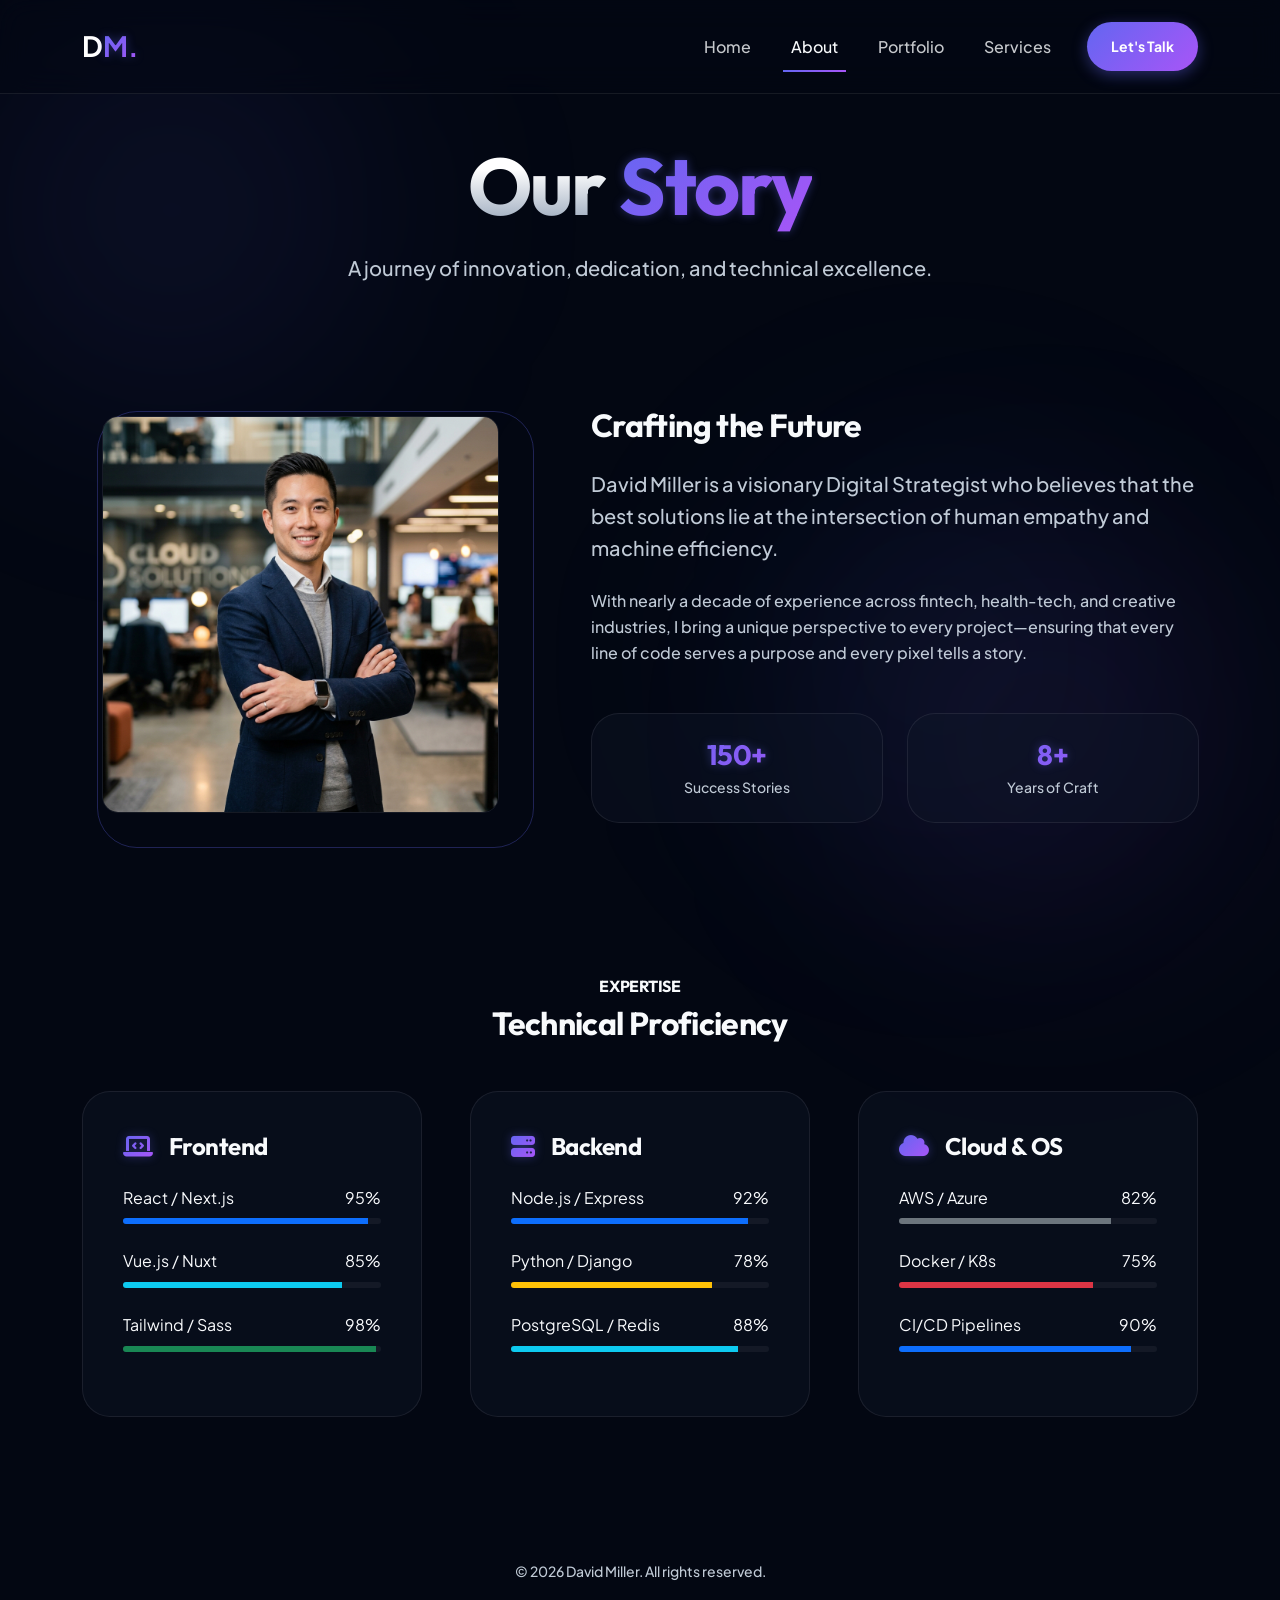
<file: about.html>
<!DOCTYPE html>
<html lang="en">
<head>
    <meta charset="UTF-8">
    <meta name="viewport" content="width=device-width, initial-scale=1.0">
    <title>Our Story | David Miller</title>
    <!-- Bootstrap CSS -->
    <link href="https://cdn.jsdelivr.net/npm/bootstrap@5.3.0/dist/css/bootstrap.min.css" rel="stylesheet">
    <!-- Font Awesome -->
    <link rel="stylesheet" href="https://cdnjs.cloudflare.com/ajax/libs/font-awesome/6.4.0/css/all.min.css">
    <!-- Custom CSS -->
    <link rel="stylesheet" href="css/style.css">
</head>
<body>

    <!-- Background Blobs -->
    <div class="bg-blob blob-1"></div>
    <div class="bg-blob blob-2"></div>
    <div class="bg-blob blob-3"></div>

    <!-- Header / Navbar -->
    <nav class="navbar navbar-expand-lg fixed-top scrolled">
        <div class="container">
            <a class="navbar-brand fw-bold text-white fs-3" href="index.html">D<span class="highlight-text">M.</span></a>
            <button class="navbar-toggler border-0 shadow-none text-white" type="button" data-bs-toggle="collapse" data-bs-target="#navbarNav">
                <i class="fas fa-bars"></i>
            </button>
            <div class="collapse navbar-collapse" id="navbarNav">
                <ul class="navbar-nav ms-auto align-items-center">
                    <li class="nav-item"><a class="nav-link" href="index.html">Home</a></li>
                    <li class="nav-item"><a class="nav-link active" href="about.html">About</a></li>
                    <li class="nav-item"><a class="nav-link" href="portfolio.html">Portfolio</a></li>
                    <li class="nav-item"><a class="nav-link" href="services.html">Services</a></li>
                    <li class="nav-item ms-lg-3"><a href="contact.html" class="btn btn-primary-custom btn-sm px-4">Let's Talk</a></li>
                </ul>
            </div>
        </div>
    </nav>

    <!-- Page Title Section -->
    <section class="py-5 mt-5 text-center">
        <div class="container mt-5">
            <h1 class="display-3 fw-bold hero-title">Our <span class="highlight-text">Story</span></h1>
            <p class="text-muted lead px-lg-5">A journey of innovation, dedication, and technical excellence.</p>
        </div>
    </section>

    <!-- Personal Biography -->
    <section class="py-5">
        <div class="container">
            <div class="row align-items-center g-5">
                <div class="col-lg-5">
                    <div class="image-frame">
                        <img src="assets/profile.png" alt="Biography" class="img-fluid rounded-4 grayscale-image" style="border: 1px solid var(--border-color)">
                    </div>
                </div>
                <div class="col-lg-7 ps-lg-5">
                    <h2 class="section-title mb-4">Crafting the Future</h2>
                    <p class="text-muted mb-4 fs-5">David Miller is a visionary Digital Strategist who believes that the best solutions lie at the intersection of human empathy and machine efficiency.</p>
                    <p class="text-muted mb-5">With nearly a decade of experience across fintech, health-tech, and creative industries, I bring a unique perspective to every project—ensuring that every line of code serves a purpose and every pixel tells a story.</p>
                    <div class="row g-4 text-center">
                        <div class="col-6">
                            <div class="glass-card py-4">
                                <h3 class="fw-bold mb-1 highlight-text">150+</h3>
                                <p class="small text-muted mb-0">Success Stories</p>
                            </div>
                        </div>
                        <div class="col-6">
                            <div class="glass-card py-4">
                                <h3 class="fw-bold mb-1 highlight-text">8+</h3>
                                <p class="small text-muted mb-0">Years of Craft</p>
                            </div>
                        </div>
                    </div>
                </div>
            </div>
        </div>
    </section>

    <!-- Skill Section with Progress Circles -->
    <section class="py-5 my-5">
        <div class="container">
            <div class="text-center mb-5">
                <h6 class="text-primary-custom fw-bold">EXPERTISE</h6>
                <h2 class="section-title">Technical Proficiency</h2>
            </div>
            <div class="row g-5">
                <!-- Frontend Development -->
                <div class="col-lg-4">
                    <div class="glass-card h-100">
                        <h4 class="mb-4"><i class="fas fa-laptop-code me-3 highlight-text"></i>Frontend</h4>
                        <div class="mb-4">
                            <label class="d-flex justify-content-between mb-2"><span>React / Next.js</span> <span>95%</span></label>
                            <div class="progress" style="height: 6px; background: rgba(255,255,255,0.05)">
                                <div class="progress-bar bg-primary" style="width: 95%"></div>
                            </div>
                        </div>
                        <div class="mb-4">
                            <label class="d-flex justify-content-between mb-2"><span>Vue.js / Nuxt</span> <span>85%</span></label>
                            <div class="progress" style="height: 6px; background: rgba(255,255,255,0.05)">
                                <div class="progress-bar bg-info" style="width: 85%"></div>
                            </div>
                        </div>
                        <div class="mb-4">
                            <label class="d-flex justify-content-between mb-2"><span>Tailwind / Sass</span> <span>98%</span></label>
                            <div class="progress" style="height: 6px; background: rgba(255,255,255,0.05)">
                                <div class="progress-bar bg-success" style="width: 98%"></div>
                            </div>
                        </div>
                    </div>
                </div>
                <!-- Backend Development -->
                <div class="col-lg-4">
                    <div class="glass-card h-100">
                        <h4 class="mb-4"><i class="fas fa-server me-3 highlight-text"></i>Backend</h4>
                        <div class="mb-4">
                            <label class="d-flex justify-content-between mb-2"><span>Node.js / Express</span> <span>92%</span></label>
                            <div class="progress" style="height: 6px; background: rgba(255,255,255,0.05)">
                                <div class="progress-bar bg-primary" style="width: 92%"></div>
                            </div>
                        </div>
                        <div class="mb-4">
                            <label class="d-flex justify-content-between mb-2"><span>Python / Django</span> <span>78%</span></label>
                            <div class="progress" style="height: 6px; background: rgba(255,255,255,0.05)">
                                <div class="progress-bar bg-warning" style="width: 78%"></div>
                            </div>
                        </div>
                        <div class="mb-4">
                            <label class="d-flex justify-content-between mb-2"><span>PostgreSQL / Redis</span> <span>88%</span></label>
                            <div class="progress" style="height: 6px; background: rgba(255,255,255,0.05)">
                                <div class="progress-bar bg-info" style="width: 88%"></div>
                            </div>
                        </div>
                    </div>
                </div>
                <!-- Devops & Cloud -->
                <div class="col-lg-4">
                    <div class="glass-card h-100">
                        <h4 class="mb-4"><i class="fas fa-cloud me-3 highlight-text"></i>Cloud & OS</h4>
                        <div class="mb-4">
                            <label class="d-flex justify-content-between mb-2"><span>AWS / Azure</span> <span>82%</span></label>
                            <div class="progress" style="height: 6px; background: rgba(255,255,255,0.05)">
                                <div class="progress-bar bg-secondary" style="width: 82%"></div>
                            </div>
                        </div>
                        <div class="mb-4">
                            <label class="d-flex justify-content-between mb-2"><span>Docker / K8s</span> <span>75%</span></label>
                            <div class="progress" style="height: 6px; background: rgba(255,255,255,0.05)">
                                <div class="progress-bar bg-danger" style="width: 75%"></div>
                            </div>
                        </div>
                        <div class="mb-4">
                            <label class="d-flex justify-content-between mb-2"><span>CI/CD Pipelines</span> <span>90%</span></label>
                            <div class="progress" style="height: 6px; background: rgba(255,255,255,0.05)">
                                <div class="progress-bar bg-primary" style="width: 90%"></div>
                            </div>
                        </div>
                    </div>
                </div>
            </div>
        </div>
    </section>

    <!-- Footer -->
    <footer class="text-center py-5">
        <div class="container">
            <p class="text-muted small">© 2026 David Miller. All rights reserved.</p>
        </div>
    </footer>

    <script src="https://cdn.jsdelivr.net/npm/bootstrap@5.3.0/dist/js/bootstrap.bundle.min.js"></script>
    <script src="js/main.js"></script>
</body>
</html>
</file>
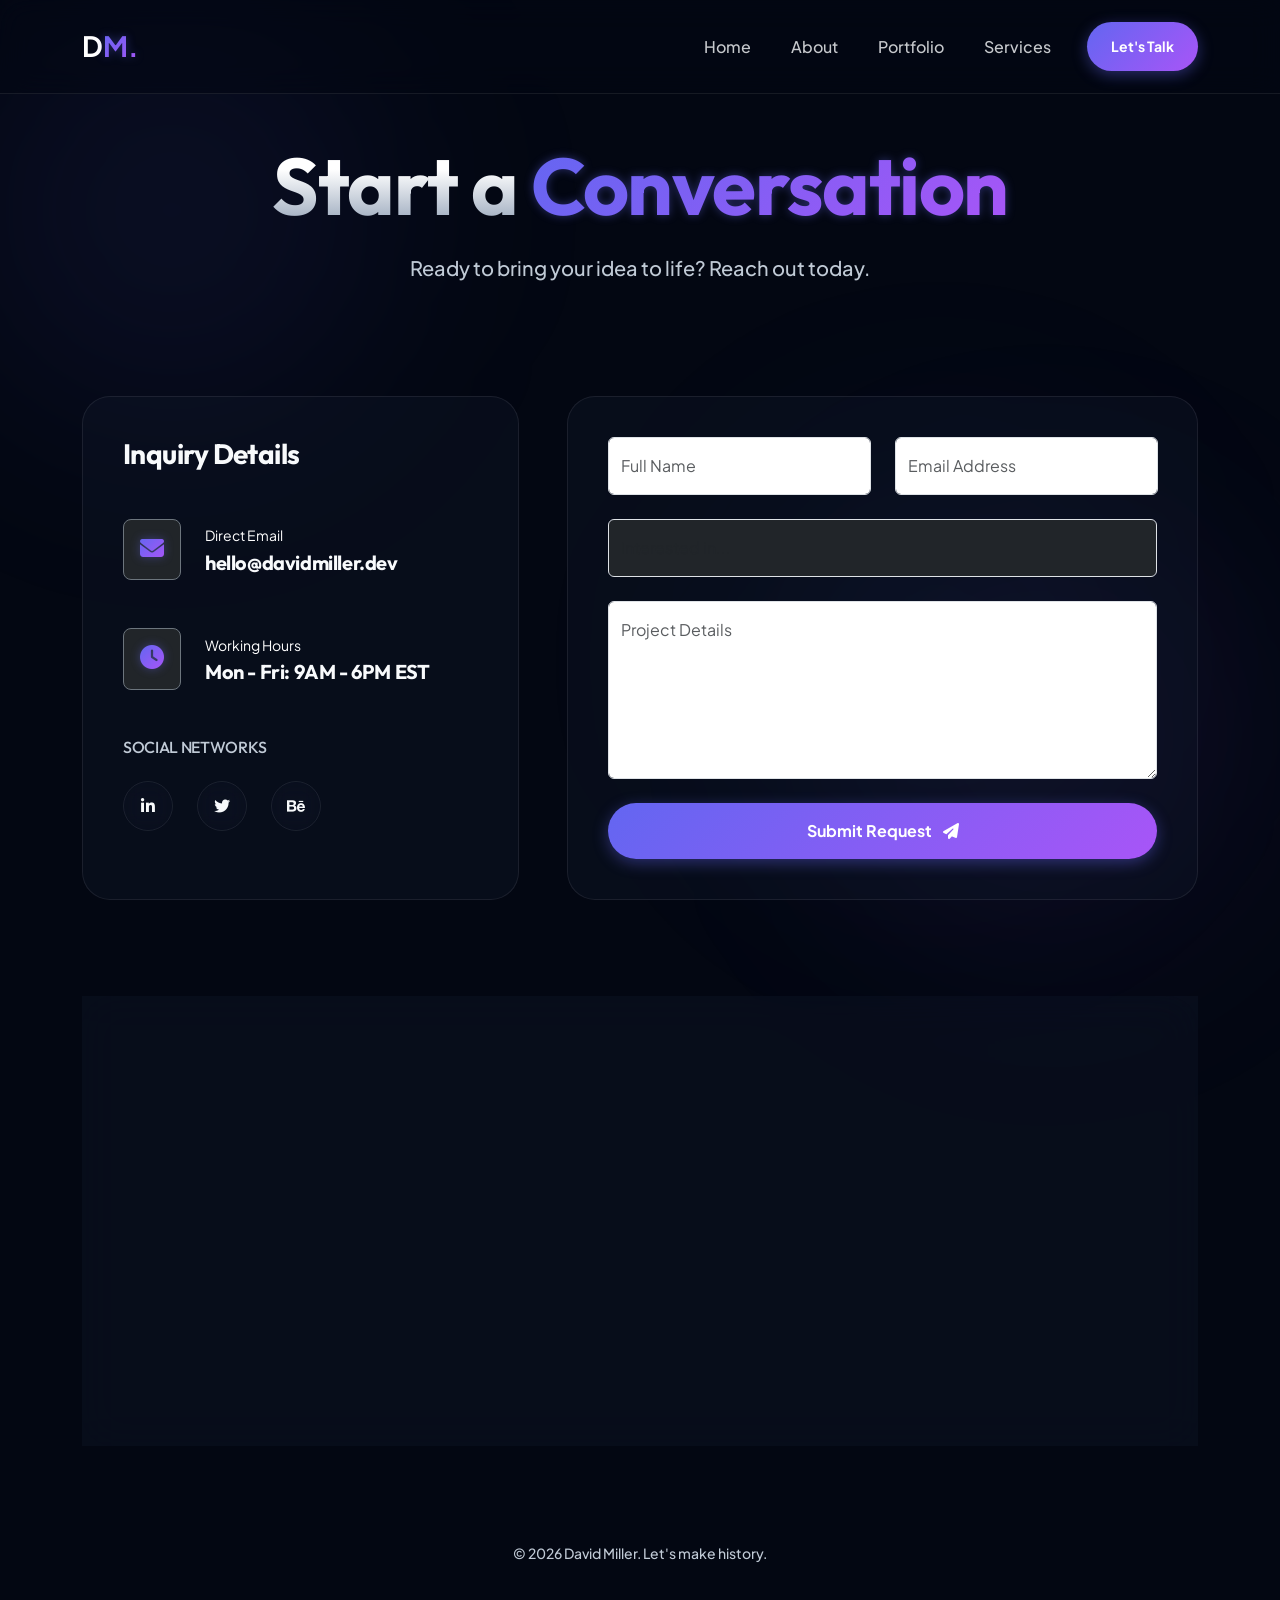
<file: contact.html>
<!DOCTYPE html>
<html lang="en">
<head>
    <meta charset="UTF-8">
    <meta name="viewport" content="width=device-width, initial-scale=1.0">
    <title>Contact Us | David Miller</title>
    <!-- Bootstrap CSS -->
    <link href="https://cdn.jsdelivr.net/npm/bootstrap@5.3.0/dist/css/bootstrap.min.css" rel="stylesheet">
    <!-- Font Awesome -->
    <link rel="stylesheet" href="https://cdnjs.cloudflare.com/ajax/libs/font-awesome/6.4.0/css/all.min.css">
    <!-- Custom CSS -->
    <link rel="stylesheet" href="css/style.css">
</head>
<body>

    <!-- Background Blobs -->
    <div class="bg-blob blob-1"></div>
    <div class="bg-blob blob-2"></div>
    <div class="bg-blob blob-3"></div>

    <!-- Header / Navbar -->
    <nav class="navbar navbar-expand-lg fixed-top scrolled">
        <div class="container">
            <a class="navbar-brand fw-bold text-white fs-3" href="index.html">D<span class="highlight-text">M.</span></a>
            <button class="navbar-toggler border-0 shadow-none text-white" type="button" data-bs-toggle="collapse" data-bs-target="#navbarNav">
                <i class="fas fa-bars"></i>
            </button>
            <div class="collapse navbar-collapse" id="navbarNav">
                <ul class="navbar-nav ms-auto align-items-center">
                    <li class="nav-item"><a class="nav-link" href="index.html">Home</a></li>
                    <li class="nav-item"><a class="nav-link" href="about.html">About</a></li>
                    <li class="nav-item"><a class="nav-link" href="portfolio.html">Portfolio</a></li>
                    <li class="nav-item"><a class="nav-link" href="services.html">Services</a></li>
                    <li class="nav-item ms-lg-3"><a href="contact.html" class="btn btn-primary-custom btn-sm px-4">Let's Talk</a></li>
                </ul>
            </div>
        </div>
    </nav>

    <!-- Page Title Section -->
    <section class="py-5 mt-5 text-center">
        <div class="container mt-5">
            <h1 class="display-3 fw-bold hero-title">Start a <span class="highlight-text">Conversation</span></h1>
            <p class="text-muted lead">Ready to bring your idea to life? Reach out today.</p>
        </div>
    </section>

    <!-- Contact Section -->
    <section class="py-5">
        <div class="container">
            <div class="row g-5">
                <div class="col-lg-5">
                    <div class="glass-card h-100">
                        <h3 class="mb-5">Inquiry Details</h3>
                        <div class="d-flex align-items-center mb-5">
                            <div class="p-3 bg-dark rounded-3 border border-secondary me-4">
                                <i class="fas fa-envelope highlight-text fs-4"></i>
                            </div>
                            <div>
                                <p class="text-white small mb-1">Direct Email</p>
                                <h5 class="mb-0">hello@davidmiller.dev</h5>
                            </div>
                        </div>
                        <div class="d-flex align-items-center mb-5">
                            <div class="p-3 bg-dark rounded-3 border border-secondary me-4">
                                <i class="fas fa-clock highlight-text fs-4"></i>
                            </div>
                            <div>
                                <p class="text-white small mb-1">Working Hours</p>
                                <h5 class="mb-0">Mon - Fri: 9AM - 6PM EST</h5>
                            </div>
                        </div>
                        <div class="mt-auto">
                            <h6 class="text-muted mb-4">SOCIAL NETWORKS</h6>
                            <div class="d-flex gap-4">
                                <a href="#" class="btn btn-outline-custom p-0 rounded-circle d-flex align-items-center justify-content-center" style="width: 50px; height: 50px"><i class="fab fa-linkedin-in"></i></a>
                                <a href="#" class="btn btn-outline-custom p-0 rounded-circle d-flex align-items-center justify-content-center" style="width: 50px; height: 50px"><i class="fab fa-twitter"></i></a>
                                <a href="#" class="btn btn-outline-custom p-0 rounded-circle d-flex align-items-center justify-content-center" style="width: 50px; height: 50px"><i class="fab fa-behance"></i></a>
                            </div>
                        </div>
                    </div>
                </div>
                <div class="col-lg-7">
                    <div class="glass-card">
                        <form id="contactForm">
                            <div class="row g-4">
                                <div class="col-md-6">
                                    <input type="text" class="form-control py-3" placeholder="Full Name" required>
                                </div>
                                <div class="col-md-6">
                                    <input type="email" class="form-control py-3" placeholder="Email Address" required>
                                </div>
                                <div class="col-12">
                                    <select class="form-control py-3 bg-dark">
                                        <option selected>Interested in...</option>
                                        <option>Web Development</option>
                                        <option>UI/UX Strategy</option>
                                        <option>AI Solutions</option>
                                    </select>
                                </div>
                                <div class="col-12">
                                    <textarea class="form-control py-3" rows="6" placeholder="Project Details"></textarea>
                                </div>
                                <div class="col-12">
                                    <button type="submit" class="btn btn-primary-custom w-100 py-3">Submit Request <i class="fas fa-paper-plane ms-2"></i></button>
                                </div>
                            </div>
                        </form>
                    </div>
                </div>
            </div>
        </div>
    </section>
    
    <!-- Map -->
    <section class="py-5">
        <div class="container">
            <div class="glass-card p-0 overflow-hidden" style="height: 450px; border-radius: 32px">
                <iframe src="https://www.google.com/maps/embed?pb=!1m18!1m12!1m3!1d3153.019297802035!2d-122.40140702344!3d37.78910357198254!2m3!1f0!2f0!3f0!3m2!1i1024!2i768!4f13.1!3m3!1m2!1s0x80858064971f1f51%3A0xc6a8276f7c7eb5f0!2sMarket%20St%2C%20San%20Francisco%2C%20CA!5e0!3m2!1sen!2sus!4v1700000000000!5m2!1sen!2sus" width="100%" height="100%" style="border:0;" allowfullscreen="" loading="lazy" referrerpolicy="no-referrer-when-downgrade"></iframe>
            </div>
        </div>
    </section>

    <!-- Footer -->
    <footer class="text-center py-5">
        <div class="container">
            <p class="text-muted small">© 2026 David Miller. Let's make history.</p>
        </div>
    </footer>

    <script src="https://cdn.jsdelivr.net/npm/bootstrap@5.3.0/dist/js/bootstrap.bundle.min.js"></script>
    <script src="js/main.js"></script>
    <script>
        document.getElementById('contactForm').addEventListener('submit', function(e) {
            e.preventDefault();
            alert('Your request has been sent! We will contact you shortly.');
            this.reset();
        });
    </script>
</body>
</html>
</file>
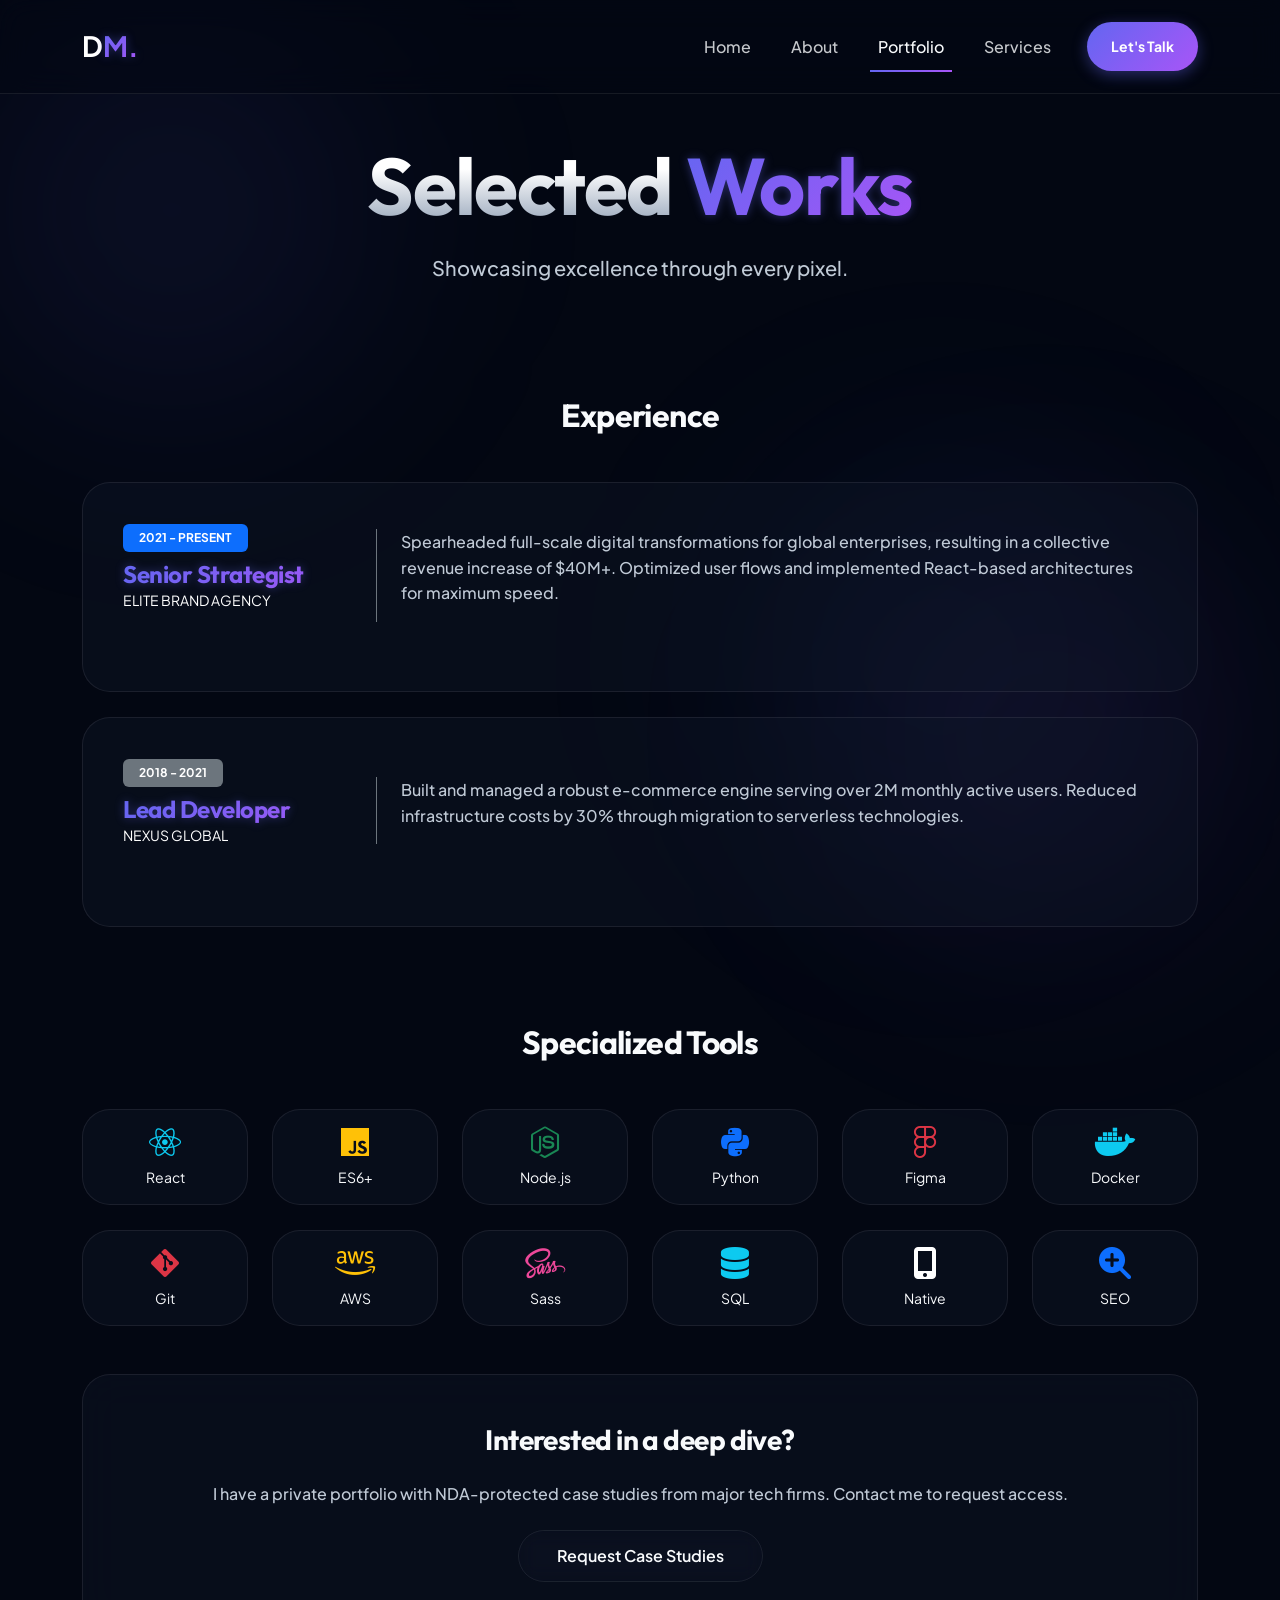
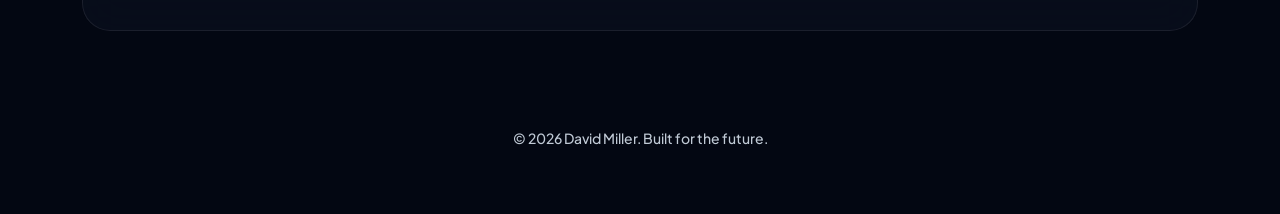
<file: portfolio.html>
<!DOCTYPE html>
<html lang="en">
<head>
    <meta charset="UTF-8">
    <meta name="viewport" content="width=device-width, initial-scale=1.0">
    <title>Work Portfolio | David Miller</title>
    <!-- Bootstrap CSS -->
    <link href="https://cdn.jsdelivr.net/npm/bootstrap@5.3.0/dist/css/bootstrap.min.css" rel="stylesheet">
    <!-- Font Awesome -->
    <link rel="stylesheet" href="https://cdnjs.cloudflare.com/ajax/libs/font-awesome/6.4.0/css/all.min.css">
    <!-- Custom CSS -->
    <link rel="stylesheet" href="css/style.css">
</head>
<body>

    <!-- Background Blobs -->
    <div class="bg-blob blob-1"></div>
    <div class="bg-blob blob-2"></div>
    <div class="bg-blob blob-3"></div>

    <!-- Header / Navbar -->
    <nav class="navbar navbar-expand-lg fixed-top scrolled">
        <div class="container">
            <a class="navbar-brand fw-bold text-white fs-3" href="index.html">D<span class="highlight-text">M.</span></a>
            <button class="navbar-toggler border-0 shadow-none text-white" type="button" data-bs-toggle="collapse" data-bs-target="#navbarNav">
                <i class="fas fa-bars"></i>
            </button>
            <div class="collapse navbar-collapse" id="navbarNav">
                <ul class="navbar-nav ms-auto align-items-center">
                    <li class="nav-item"><a class="nav-link" href="index.html">Home</a></li>
                    <li class="nav-item"><a class="nav-link" href="about.html">About</a></li>
                    <li class="nav-item"><a class="nav-link active" href="portfolio.html">Portfolio</a></li>
                    <li class="nav-item"><a class="nav-link" href="services.html">Services</a></li>
                    <li class="nav-item ms-lg-3"><a href="contact.html" class="btn btn-primary-custom btn-sm px-4">Let's Talk</a></li>
                </ul>
            </div>
        </div>
    </nav>

    <!-- Page Title Section -->
    <section class="py-5 mt-5 text-center">
        <div class="container mt-5">
            <h1 class="display-3 fw-bold hero-title">Selected <span class="highlight-text">Works</span></h1>
            <p class="text-muted lead">Showcasing excellence through every pixel.</p>
        </div>
    </section>

    <!-- Professional Experience Timeline -->
    <section class="py-5">
        <div class="container">
            <h2 class="section-title mb-5 text-center">Experience</h2>
            <div class="row g-4">
                <div class="col-12">
                    <div class="glass-card mb-4">
                        <div class="row align-items-center">
                            <div class="col-md-3">
                                <span class="badge bg-primary px-3 py-2 mb-2">2021 - PRESENT</span>
                                <h4 class="highlight-text mb-0">Senior Strategist</h4>
                                <p class="text-white small">ELITE BRAND AGENCY</p>
                            </div>
                            <div class="col-md-9 border-start border-secondary ps-md-4">
                                <p class="text-muted">Spearheaded full-scale digital transformations for global enterprises, resulting in a collective revenue increase of $40M+. Optimized user flows and implemented React-based architectures for maximum speed.</p>
                            </div>
                        </div>
                    </div>
                </div>
                <div class="col-12">
                    <div class="glass-card mb-4">
                        <div class="row align-items-center">
                            <div class="col-md-3">
                                <span class="badge bg-secondary px-3 py-2 mb-2">2018 - 2021</span>
                                <h4 class="highlight-text mb-0">Lead Developer</h4>
                                <p class="text-white small">NEXUS GLOBAL</p>
                            </div>
                            <div class="col-md-9 border-start border-secondary ps-md-4">
                                <p class="text-muted">Built and managed a robust e-commerce engine serving over 2M monthly active users. Reduced infrastructure costs by 30% through migration to serverless technologies.</p>
                            </div>
                        </div>
                    </div>
                </div>
            </div>
        </div>
    </section>

    <!-- Project Showcase -->
    <section class="py-5">
        <div class="container">
            <h2 class="section-title mb-5 text-center">Specialized Tools</h2>
            <div class="row g-4 text-center mb-5">
                <div class="col-md-2 col-4">
                    <div class="glass-card py-3">
                        <i class="fab fa-react fa-2x mb-2 text-info"></i>
                        <p class="small mb-0">React</p>
                    </div>
                </div>
                <div class="col-md-2 col-4">
                    <div class="glass-card py-3">
                        <i class="fab fa-js fa-2x mb-2 text-warning"></i>
                        <p class="small mb-0">ES6+</p>
                    </div>
                </div>
                <div class="col-md-2 col-4">
                    <div class="glass-card py-3">
                        <i class="fab fa-node-js fa-2x mb-2 text-success"></i>
                        <p class="small mb-0">Node.js</p>
                    </div>
                </div>
                <div class="col-md-2 col-4">
                    <div class="glass-card py-3">
                        <i class="fab fa-python fa-2x mb-2 text-primary border-primary"></i>
                        <p class="small mb-0">Python</p>
                    </div>
                </div>
                <div class="col-md-2 col-4">
                    <div class="glass-card py-3">
                        <i class="fab fa-figma fa-2x mb-2 text-danger"></i>
                        <p class="small mb-0">Figma</p>
                    </div>
                </div>
                <div class="col-md-2 col-4">
                    <div class="glass-card py-3">
                        <i class="fab fa-docker fa-2x mb-2 text-info"></i>
                        <p class="small mb-0">Docker</p>
                    </div>
                </div>
                <div class="col-md-2 col-4">
                    <div class="glass-card py-3">
                        <i class="fab fa-git-alt fa-2x mb-2 text-danger"></i>
                        <p class="small mb-0">Git</p>
                    </div>
                </div>
                <div class="col-md-2 col-4">
                    <div class="glass-card py-3">
                        <i class="fab fa-aws fa-2x mb-2 text-warning"></i>
                        <p class="small mb-0">AWS</p>
                    </div>
                </div>
                <div class="col-md-2 col-4">
                    <div class="glass-card py-3">
                        <i class="fab fa-sass fa-2x mb-2 text-pink" style="color:#ec4899"></i>
                        <p class="small mb-0">Sass</p>
                    </div>
                </div>
                <div class="col-md-2 col-4">
                    <div class="glass-card py-3">
                        <i class="fas fa-database fa-2x mb-2 text-info"></i>
                        <p class="small mb-0">SQL</p>
                    </div>
                </div>
                <div class="col-md-2 col-4">
                    <div class="glass-card py-3">
                        <i class="fas fa-mobile-alt fa-2x mb-2 text-white"></i>
                        <p class="small mb-0">Native</p>
                    </div>
                </div>
                <div class="col-md-2 col-4">
                    <div class="glass-card py-3">
                        <i class="fas fa-search-plus fa-2x mb-2 text-primary"></i>
                        <p class="small mb-0">SEO</p>
                    </div>
                </div>
            </div>
            
            <div class="glass-card p-5 text-center mt-5">
                <h3 class="mb-4">Interested in a deep dive?</h3>
                <p class="text-muted mb-4">I have a private portfolio with NDA-protected case studies from major tech firms. Contact me to request access.</p>
                <a href="contact.html" class="btn btn-outline-custom">Request Case Studies</a>
            </div>
        </div>
    </section>

    <!-- Footer -->
    <footer class="text-center py-5">
        <div class="container">
            <p class="text-muted small">© 2026 David Miller. Built for the future.</p>
        </div>
    </footer>

    <script src="https://cdn.jsdelivr.net/npm/bootstrap@5.3.0/dist/js/bootstrap.bundle.min.js"></script>
    <script src="js/main.js"></script>
</body>
</html>
</file>
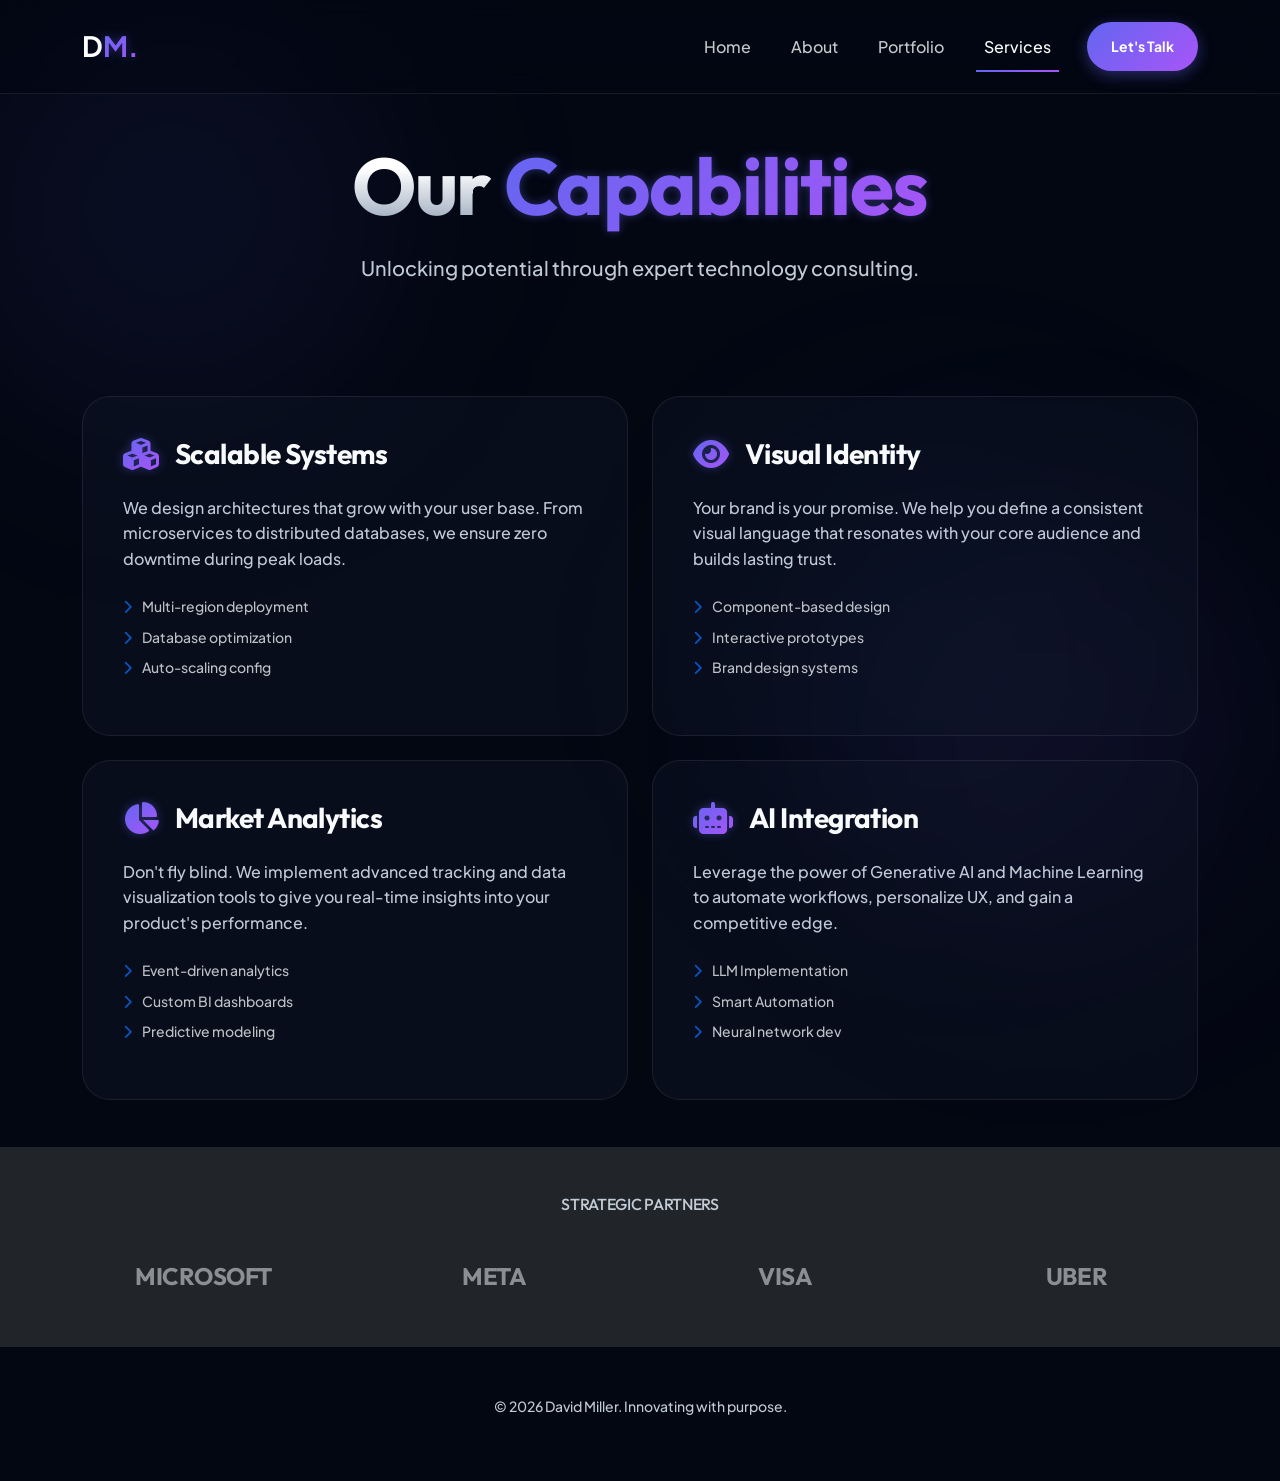
<file: services.html>
<!DOCTYPE html>
<html lang="en">
<head>
    <meta charset="UTF-8">
    <meta name="viewport" content="width=device-width, initial-scale=1.0">
    <title>Services | David Miller</title>
    <!-- Bootstrap CSS -->
    <link href="https://cdn.jsdelivr.net/npm/bootstrap@5.3.0/dist/css/bootstrap.min.css" rel="stylesheet">
    <!-- Font Awesome -->
    <link rel="stylesheet" href="https://cdnjs.cloudflare.com/ajax/libs/font-awesome/6.4.0/css/all.min.css">
    <!-- Custom CSS -->
    <link rel="stylesheet" href="css/style.css">
</head>
<body>

    <!-- Background Blobs -->
    <div class="bg-blob blob-1"></div>
    <div class="bg-blob blob-2"></div>
    <div class="bg-blob blob-3"></div>

    <!-- Header / Navbar -->
    <nav class="navbar navbar-expand-lg fixed-top scrolled">
        <div class="container">
            <a class="navbar-brand fw-bold text-white fs-3" href="index.html">D<span class="highlight-text">M.</span></a>
            <button class="navbar-toggler border-0 shadow-none text-white" type="button" data-bs-toggle="collapse" data-bs-target="#navbarNav">
                <i class="fas fa-bars"></i>
            </button>
            <div class="collapse navbar-collapse" id="navbarNav">
                <ul class="navbar-nav ms-auto align-items-center">
                    <li class="nav-item"><a class="nav-link" href="index.html">Home</a></li>
                    <li class="nav-item"><a class="nav-link" href="about.html">About</a></li>
                    <li class="nav-item"><a class="nav-link" href="portfolio.html">Portfolio</a></li>
                    <li class="nav-item"><a class="nav-link active" href="services.html">Services</a></li>
                    <li class="nav-item ms-lg-3"><a href="contact.html" class="btn btn-primary-custom btn-sm px-4">Let's Talk</a></li>
                </ul>
            </div>
        </div>
    </nav>

    <!-- Page Title Section -->
    <section class="py-5 mt-5 text-center">
        <div class="container mt-5">
            <h1 class="display-3 fw-bold hero-title">Our <span class="highlight-text">Capabilities</span></h1>
            <p class="text-muted lead">Unlocking potential through expert technology consulting.</p>
        </div>
    </section>

    <!-- Detailed Services -->
    <section class="py-5">
        <div class="container">
            <div class="row g-4">
                <div class="col-lg-6">
                    <div class="glass-card">
                        <div class="d-flex align-items-center mb-4">
                            <i class="fas fa-cubes fa-2x highlight-text me-3"></i>
                            <h3 class="mb-0">Scalable Systems</h3>
                        </div>
                        <p class="text-muted mb-4">We design architectures that grow with your user base. From microservices to distributed databases, we ensure zero downtime during peak loads.</p>
                        <ul class="list-unstyled text-muted small">
                            <li class="mb-2"><i class="fas fa-chevron-right me-2 text-primary"></i> Multi-region deployment</li>
                            <li class="mb-2"><i class="fas fa-chevron-right me-2 text-primary"></i> Database optimization</li>
                            <li class="mb-2"><i class="fas fa-chevron-right me-2 text-primary"></i> Auto-scaling config</li>
                        </ul>
                    </div>
                </div>
                <div class="col-lg-6">
                    <div class="glass-card">
                        <div class="d-flex align-items-center mb-4">
                            <i class="fas fa-eye fa-2x highlight-text me-3"></i>
                            <h3 class="mb-0">Visual Identity</h3>
                        </div>
                        <p class="text-muted mb-4">Your brand is your promise. We help you define a consistent visual language that resonates with your core audience and builds lasting trust.</p>
                        <ul class="list-unstyled text-muted small">
                            <li class="mb-2"><i class="fas fa-chevron-right me-2 text-primary"></i> Component-based design</li>
                            <li class="mb-2"><i class="fas fa-chevron-right me-2 text-primary"></i> Interactive prototypes</li>
                            <li class="mb-2"><i class="fas fa-chevron-right me-2 text-primary"></i> Brand design systems</li>
                        </ul>
                    </div>
                </div>
                <div class="col-lg-6">
                    <div class="glass-card">
                        <div class="d-flex align-items-center mb-4">
                            <i class="fas fa-chart-pie fa-2x highlight-text me-3"></i>
                            <h3 class="mb-0">Market Analytics</h3>
                        </div>
                        <p class="text-muted mb-4">Don't fly blind. We implement advanced tracking and data visualization tools to give you real-time insights into your product's performance.</p>
                        <ul class="list-unstyled text-muted small">
                            <li class="mb-2"><i class="fas fa-chevron-right me-2 text-primary"></i> Event-driven analytics</li>
                            <li class="mb-2"><i class="fas fa-chevron-right me-2 text-primary"></i> Custom BI dashboards</li>
                            <li class="mb-2"><i class="fas fa-chevron-right me-2 text-primary"></i> Predictive modeling</li>
                        </ul>
                    </div>
                </div>
                <div class="col-lg-6">
                    <div class="glass-card">
                        <div class="d-flex align-items-center mb-4">
                            <i class="fas fa-robot fa-2x highlight-text me-3"></i>
                            <h3 class="mb-0">AI Integration</h3>
                        </div>
                        <p class="text-muted mb-4">Leverage the power of Generative AI and Machine Learning to automate workflows, personalize UX, and gain a competitive edge.</p>
                        <ul class="list-unstyled text-muted small">
                            <li class="mb-2"><i class="fas fa-chevron-right me-2 text-primary"></i> LLM Implementation</li>
                            <li class="mb-2"><i class="fas fa-chevron-right me-2 text-primary"></i> Smart Automation</li>
                            <li class="mb-2"><i class="fas fa-chevron-right me-2 text-primary"></i> Neural network dev</li>
                        </ul>
                    </div>
                </div>
            </div>
        </div>
    </section>

    <!-- Trust Section -->
    <section class="py-5 bg-dark">
        <div class="container text-center">
            <h6 class="text-muted mb-5">STRATEGIC PARTNERS</h6>
            <div class="row g-5 align-items-center opacity-50">
                <div class="col-md-3 col-6"><h4 class="fw-bold">MICROSOFT</h4></div>
                <div class="col-md-3 col-6"><h4 class="fw-bold">META</h4></div>
                <div class="col-md-3 col-6"><h4 class="fw-bold">VISA</h4></div>
                <div class="col-md-3 col-6"><h4 class="fw-bold">UBER</h4></div>
            </div>
        </div>
    </section>

    <!-- Footer -->
    <footer class="text-center py-5">
        <div class="container">
            <p class="text-muted small">© 2026 David Miller. Innovating with purpose.</p>
        </div>
    </footer>

    <script src="https://cdn.jsdelivr.net/npm/bootstrap@5.3.0/dist/js/bootstrap.bundle.min.js"></script>
    <script src="js/main.js"></script>
</body>
</html>
</file>
<file: css/style.css>
@import url('https://fonts.googleapis.com/css2?family=Outfit:wght@300;400;500;600;700;800&family=Plus+Jakarta+Sans:wght@300;400;500;600;700;800&display=swap');

:root {
    --primary-color: #6366f1;
    --primary-hover: #4f46e5;
    --secondary-color: #64748b;
    --accent-color: #f43f5e;
    --dark-bg: #030712;
    --card-bg: rgba(30, 41, 59, 0.4);
    --text-main: #f8fafc;
    --text-muted: #cbd5e1;
    --white: #ffffff;
    --glass: rgba(15, 23, 42, 0.4);
    --border-color: rgba(255, 255, 255, 0.08);
    --gradient-1: linear-gradient(135deg, #6366f1 0%, #a855f7 100%);
    --gradient-2: linear-gradient(135deg, #3b82f6 0%, #2dd4bf 100%);
    --glow: 0 0 20px rgba(99, 102, 241, 0.2);
    --transition: all 0.4s cubic-bezier(0.23, 1, 0.32, 1);
}

body {
    font-family: 'Plus Jakarta Sans', sans-serif;
    background-color: var(--dark-bg);
    color: var(--text-main);
    line-height: 1.6;
    overflow-x: hidden;
    position: relative;
}

/* Moving Background Blobs */
.bg-blob {
    position: fixed;
    width: 600px;
    height: 600px;
    background: radial-gradient(circle, rgba(99, 102, 241, 0.12) 0%, transparent 70%);
    filter: blur(100px);
    border-radius: 50%;
    z-index: -1;
    animation: blob-move 20s infinite alternate cubic-bezier(0.45, 0, 0.55, 1);
}

.blob-1 { top: -10%; left: -10%; animation-delay: 0s; }
.blob-2 { bottom: -15%; right: -5%; background: radial-gradient(circle, rgba(168, 85, 247, 0.1) 0%, transparent 70%); animation-delay: -5s; }
.blob-3 { top: 40%; left: 50%; background: radial-gradient(circle, rgba(59, 130, 246, 0.08) 0%, transparent 70%); animation-delay: -10s; }

@keyframes blob-move {
    from { transform: translate(0, 0) scale(1); }
    to { transform: translate(150px, 80px) scale(1.15); }
}

h1, h2, h3, h4, h5, h6 {
    font-family: 'Outfit', sans-serif;
    font-weight: 700;
    letter-spacing: -0.02em;
}

/* Custom Scrollbar */
::-webkit-scrollbar { width: 6px; }
::-webkit-scrollbar-track { background: var(--dark-bg); }
::-webkit-scrollbar-thumb {
    background: linear-gradient(to bottom, var(--primary-color), var(--accent-color));
    border-radius: 10px;
}

/* Navigation Enhancement */
.navbar {
    background: rgba(3, 7, 18, 0.5) !important;
    backdrop-filter: blur(15px);
    border-bottom: 1px solid var(--border-color);
    padding: 1.2rem 0;
    transition: var(--transition);
}

.navbar.scrolled {
    padding: 0.8rem 0;
    background: rgba(3, 7, 18, 0.8) !important;
    box-shadow: 0 10px 40px rgba(0,0,0,0.4);
}

.nav-link {
    color: var(--text-main) !important;
    font-weight: 500;
    margin: 0 12px;
    position: relative;
    opacity: 0.8;
}

.nav-link:hover, .nav-link.active {
    opacity: 1;
}

.nav-link::after {
    content: '';
    position: absolute;
    bottom: -5px;
    left: 0;
    width: 0;
    height: 2px;
    background: var(--gradient-1);
    transition: var(--transition);
}

.nav-link:hover::after, .nav-link.active::after {
    width: 100%;
}

/* Hero Section */
.hero-section {
    padding: 180px 0 120px;
    min-height: 95vh;
    display: flex;
    align-items: center;
}

.hero-title {
    font-size: 5rem;
    font-weight: 800;
    line-height: 1.05;
    margin-bottom: 1.5rem;
    background: linear-gradient(to bottom, #ffffff 30%, #94a3b8 100%);
    -webkit-background-clip: text;
    -webkit-text-fill-color: transparent;
}

.highlight-text {
    background: var(--gradient-1);
    -webkit-background-clip: text;
    -webkit-text-fill-color: transparent;
    position: relative;
    filter: drop-shadow(0 0 5px rgba(99, 102, 241, 0.4));
}

i.highlight-text {
    -webkit-text-fill-color: initial;
    background: var(--gradient-1);
    -webkit-background-clip: text;
    color: transparent;
}

/* Glass Cards */
.glass-card {
    background: var(--glass);
    backdrop-filter: blur(20px);
    border: 1px solid var(--border-color);
    border-radius: 28px;
    padding: 40px;
    transition: var(--transition);
    position: relative;
    overflow: hidden;
    height: 100%;
}

.glass-card::before {
    content: '';
    position: absolute;
    top: -50%; left: -50%; width: 200%; height: 200%;
    background: radial-gradient(circle, rgba(255,255,255,0.05) 0%, transparent 70%);
    opacity: 0;
    transition: var(--transition);
}

.glass-card:hover {
    transform: translateY(-15px);
    border-color: rgba(99, 102, 241, 0.5);
    box-shadow: 0 30px 60px rgba(0,0,0,0.5), var(--glow);
    background: rgba(30, 41, 59, 0.7);
}

.glass-card:hover::before {
    opacity: 1;
}

.text-muted {
    color: var(--text-muted) !important;
    opacity: 0.95;
    font-weight: 500;
}

ul.text-muted li {
    color: var(--text-main) !important;
    opacity: 0.8;
}

/* Buttons */
.btn-primary-custom {
    background: var(--gradient-1);
    border: none;
    color: white;
    padding: 14px 40px;
    border-radius: 100px;
    font-weight: 700;
    box-shadow: 0 4px 15px rgba(99, 102, 241, 0.4);
    transition: var(--transition);
}

.btn-primary-custom:hover {
    transform: translateY(-4px) scale(1.02);
    box-shadow: 0 12px 30px rgba(99, 102, 241, 0.5);
    color: white;
}

.btn-outline-custom {
    background: transparent;
    border: 1px solid var(--border-color);
    color: var(--text-main);
    padding: 13px 38px;
    border-radius: 100px;
    font-weight: 600;
    backdrop-filter: blur(10px);
    transition: var(--transition);
}

.btn-outline-custom:hover {
    background: white;
    color: var(--dark-bg);
}

/* Portfolio Overlay Enhancement */
.portfolio-item {
    border-radius: 24px;
    overflow: hidden;
    position: relative;
    background: var(--card-bg);
}

.portfolio-overlay {
    background: linear-gradient(to top, rgba(3, 7, 18, 0.95), rgba(3, 7, 18, 0.2));
}

/* Animations */
.reveal {
    animation: reveal-anim 1s cubic-bezier(0.23, 1, 0.32, 1) forwards;
}

@keyframes reveal-anim {
    from { opacity: 0; transform: translateY(40px) scale(0.95); }
    to { opacity: 1; transform: translateY(0) scale(1); }
}

/* Custom Image Frame */
.image-frame {
    position: relative;
    padding: 20px;
}

.image-frame::after {
    content: '';
    position: absolute;
    inset: 0;
    border: 1px solid var(--primary-color);
    border-radius: 40px;
    transform: translate(15px, 15px);
    z-index: -1;
    opacity: 0.3;
}

@media (max-width: 768px) {
    .hero-title { font-size: 3.2rem; }
    .glass-card { padding: 30px; }
}
</file>
